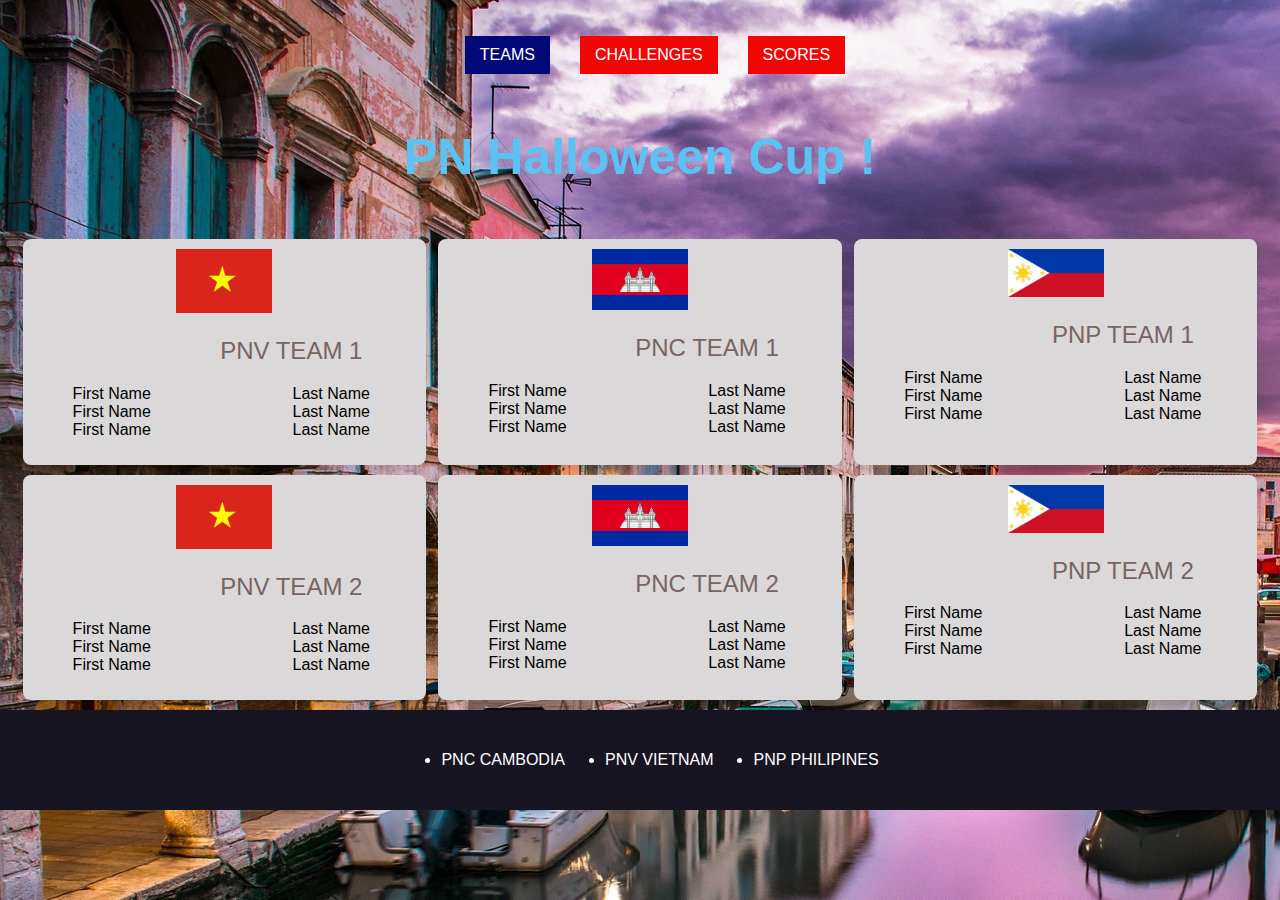
<file: index.html>
<!DOCTYPE html>
<html lang="en">
<head>
    <meta charset="UTF-8">
    <meta http-equiv="X-UA-Compatible" content="IE=edge">
    <meta name="viewport" content="width=device-width, initial-scale=1.0">
    <title>TEAMS PAGE</title>
    <link rel="stylesheet" href="css/style.css">
</head>
<body>
    <nav>
        <ul>
            <li class="active"><a href="#">TEAMS</a></li>
            <li><a href="/page/challenge.html">CHALLENGES</a></li>
            <li><a href="/page/scores.html">SCORES</a></li>
        </ul>
    </nav>
    <h1>PN Halloween Cup !</h1>
    <section>
        <div class="card">
            <div class="img">
                <img src="/image/vietnam-flag.png" alt="">
            </div>
            <h2>PNV TEAM 1</h2>
            <div class="group">
                <ol>
                    <li>First Name <span>Last Name</span></li>
                    <li>First Name <span>Last Name</span></li>
                    <li>First Name <span>Last Name</span></li>
                </ol>
            </div>
        </div>
        <div class="card">
            <div class="img">
                <img src="image/kh.png" alt="">
            </div>
            <h2>PNC TEAM 1</h2>
            <div class="group">
                <ol>
                    <li>First Name <span>Last Name</span></li>
                    <li>First Name <span>Last Name</span></li>
                    <li>First Name <span>Last Name</span></li>
                </ol>
            </div>
        </div>
        <div class="card">
            <div class="img">
                <img src="/image/va.png" alt="">
            </div>
            <h2>PNP TEAM 1</h2>
            <div class="group">
                <ol>
                    <li>First Name <span>Last Name</span></li>
                    <li>First Name <span>Last Name</span></li>
                    <li>First Name <span>Last Name</span></li>
                </ol>
            </div>
        </div>
        <div class="card">
            <div class="img">
                <img src="/image/vietnam-flag.png" alt="">
            </div>
            <h2>PNV TEAM 2</h2>
            <div class="group">
                <ol>
                    <li>First Name <span>Last Name</span></li>
                    <li>First Name <span>Last Name</span></li>
                    <li>First Name <span>Last Name</span></li>
                </ol>
            </div>
        </div>
        <div class="card">
            <div class="img">
                <img src="image/kh.png" alt="">
            </div>
            <h2>PNC TEAM 2</h2>
            <div class="group">
                <ol>
                    <li>First Name <span>Last Name</span></li>
                    <li>First Name <span>Last Name</span></li>
                    <li>First Name <span>Last Name</span></li>
                </ol>
            </div>
        </div>
        <div class="card">
            <div class="img">
                <img src="/image/va.png" alt="">
            </div>
            <h2>PNP TEAM 2</h2>
            <div class="group">
                <ol>
                    <li>First Name <span>Last Name</span></li>
                    <li>First Name <span>Last Name</span></li>
                    <li>First Name <span>Last Name</span></li>
                </ol>
            </div>
        </div>
    </section>
    <div class="main-body">
       <ul>
           <li>PNC CAMBODIA</li>
           <li>PNV VIETNAM</li>
           <li>PNP PHILIPINES</li>
       </ul>
    </div>
</body>
</html>
</file>
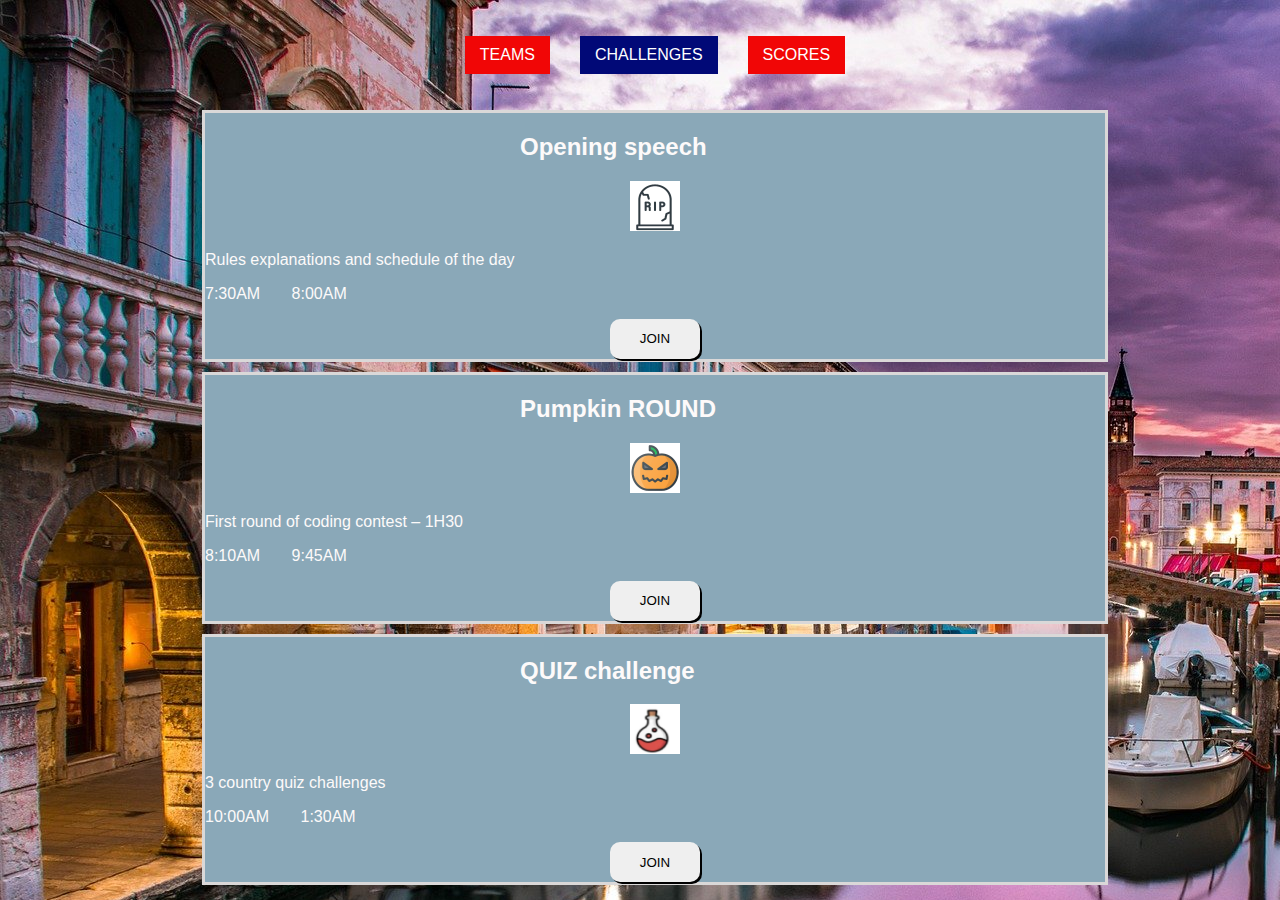
<file: page/challenge.html>
<!DOCTYPE html>
<html lang="en">
<head>
    <meta charset="UTF-8">
    <meta http-equiv="X-UA-Compatible" content="IE=edge">
    <meta name="viewport" content="width=device-width, initial-scale=1.0">
    <title>CHALLENGES PAGE</title>
    <link rel="stylesheet" href="../css/style.css">
</head>
<body>
    <nav>
        <ul>
            <li><a href="../index.html">TEAMS</a></li>
            <li class="active"><a href="#">CHALLENGES</a></li>
            <li><a href="../page/scores.html">SCORES</a></li>
        </ul>
    </nav>
    <div class="ff">
        <div class="o">
            <h2>Opening speech</h2>
            <div class="image">
                <img class="ko" src="/image/rip.png.jpg" alt="">
            </div>
            <p>Rules explanations and schedule of the day</p>
            <p>7:30AM <span class="h">8:00AM</span></p>
            <a href="https://meet.google.com/uzm-rzcf-nia?authuser=0"><button class="link-a">JOIN</button></a>
        </div>
        <div class="o">
            <h2>Pumpkin ROUND</h2>
            <div class="image">
                <img class="ko" src="/image/lopov.png.jpg" alt="">
            </div>
            <p>First round of coding contest – 1H30</p>
            <p>8:10AM  <span class="h">9:45AM</span></p>
            <a href="https://meet.google.com/uzm-rzcf-nia?authuser=0"><button class="link-a">JOIN</button></a>
        </div>
        <div class="o">
            <h2>QUIZ challenge</h2>
            <div class="image">
                <img class="ko" src="/image/bottle.png.jpg" alt="">
            </div>
            <p>3 country quiz challenges</p>
            <p>10:00AM <span class="h">1:30AM</span></p>
            <a href="https://meet.google.com/ybc-ghme-ytm?authuser=0"><button class="link-a">JOIN</button></a>
        </div>
    </div>
</body>
</html>
</file>
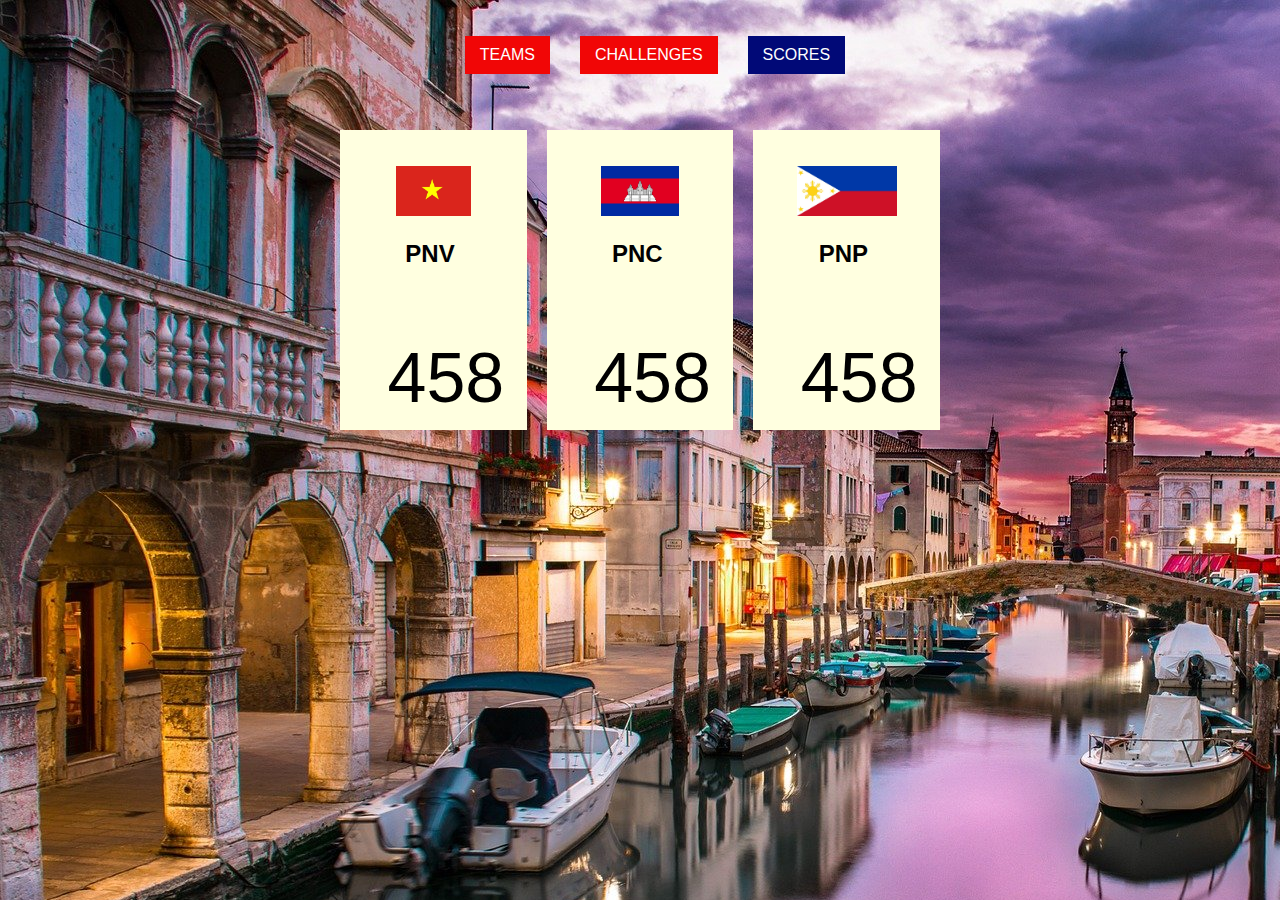
<file: page/scores.html>
<!DOCTYPE html>
<html lang="en">
<head>
    <meta charset="UTF-8">
    <meta http-equiv="X-UA-Compatible" content="IE=edge">
    <meta name="viewport" content="width=device-width, initial-scale=1.0">
    <title>SCORES PAGE</title>
    <link rel="stylesheet" href="../css/style.css">
</head>
<body class="bo">
    <nav>
        <ul>
            <li><a href="../index.html">TEAMS</a></li>
            <li><a href="../page/challenge.html">CHALLENGES</a></li>
            <li class="active"><a href="#">SCORES</a></li>
        </ul>
    <section class="class-body">
        <div class="c"><br>
            <br>
            <div class="image">
                <img class="picture" src="/image/vietnam-flag.png" alt="">
            </div>
            <h2>PNV</h2>
            <div class="g">
                <ol class="num">
                    458
                </ol>
            </div>
        </div>
        <div class="c"><br>
            <br>
            <div class="image">
                <img class="picture" src="/image/kh.png" alt="">
            </div>
            <h2>PNC</h2>
            <div class="g">
                <ol class="num">
                458
                </ol>
            </div>
        </div>
        <div class="c"><br>
            <br>
            <div class="image">
                <img class="picture" src="/image/va.png" alt="">
            </div>
            <h2>PNP</h2>
            <div class="g">
                <ol class="num">
                    458
                </ol>
            </div>
        </div>
    </section>
</body>
</html>
    </nav>
</body>
</html>
</file>
<file: css/style.css>
body{
    margin: 0;
    padding: 0;
    font-family: sans-serif;
    background: url(/image/beutiful-house.png.jpg);
}
nav{
    width: 50%;
    margin: 0 auto;
    position: sticky;
    top: 0;
}
nav ul{
    list-style: none;
    display: flex;
    justify-content: center;
}
nav ul li{
    padding: 10px 15px;
    background: rgb(241, 6, 6);
    margin-left: 10px;
}
nav ul li a{
    text-decoration: none;
    color: white;
    text-transform: uppercase;
}
nav ul li:hover{
    background: rgb(19, 3, 110);
    cursor: pointer;
}
.active{
    background: rgb(1, 9, 119);
}
section{
    padding: 10px;
    display: flex;
    justify-content: space-evenly;
    flex-wrap: wrap;
    
}
.card{
    width: 32%;
    background: rgb(218, 216, 216);
    box-shadow: 0 8px 8px #0000001a;
    box-sizing: border-box;
    padding: 10px;
    margin-top: 10px;
    border-radius: 8px;
}
.img img{
    width: 25%;
}
.img{
    text-align: center;
}
.card h2{
    font-weight:300;
    color: rgb(121, 100, 100);
    text-transform: uppercase;
    text-align: center;
}
span{
    margin-left: 40%;
}
ol li{
    list-style: none;
}
.main-body{
    height: 100px;
    background: rgb(24, 21, 34);
    display: flex;
    color: white;
    align-items: center;
    justify-content: center;
}
ul{
    display: flex;
}
ul li{
    margin: 20px;
}
h1{
    color: rgb(91, 195, 243);
    text-align: center;
    font-size: 50px;
}
.o{
    border: 3px solid rgb(218, 216, 216);
    width: 900px;
    margin: 10px;
    margin-right: 60px;
    color: rgb(253, 250, 250);
    background: rgb(138, 168, 184);   
}
.ff{
    margin-left: 15%;
}
.h{
   margin-left: 3%; 
}
.image image{
    width: 25%;
}
.image{
    text-align: center;
}
.c{
    background: lightyellow;
    width: 500px;
    height: 300px;
    margin: 10px;
}
.picture{
    height: 50px;
}
.class-body{
    flex-wrap: nowrap;
}
.num{
    margin-left: 4%;
    font-size: 70px;
}
h2{
    margin-left: 35%;
}
.ko{
    width: 50px;
}
.link-a{
    width: 90px;
    height: 40px;
    border-radius: 10px;
    box-shadow: 2px 2px;
    margin-left: 45%;
    border: none;
}
</file>
